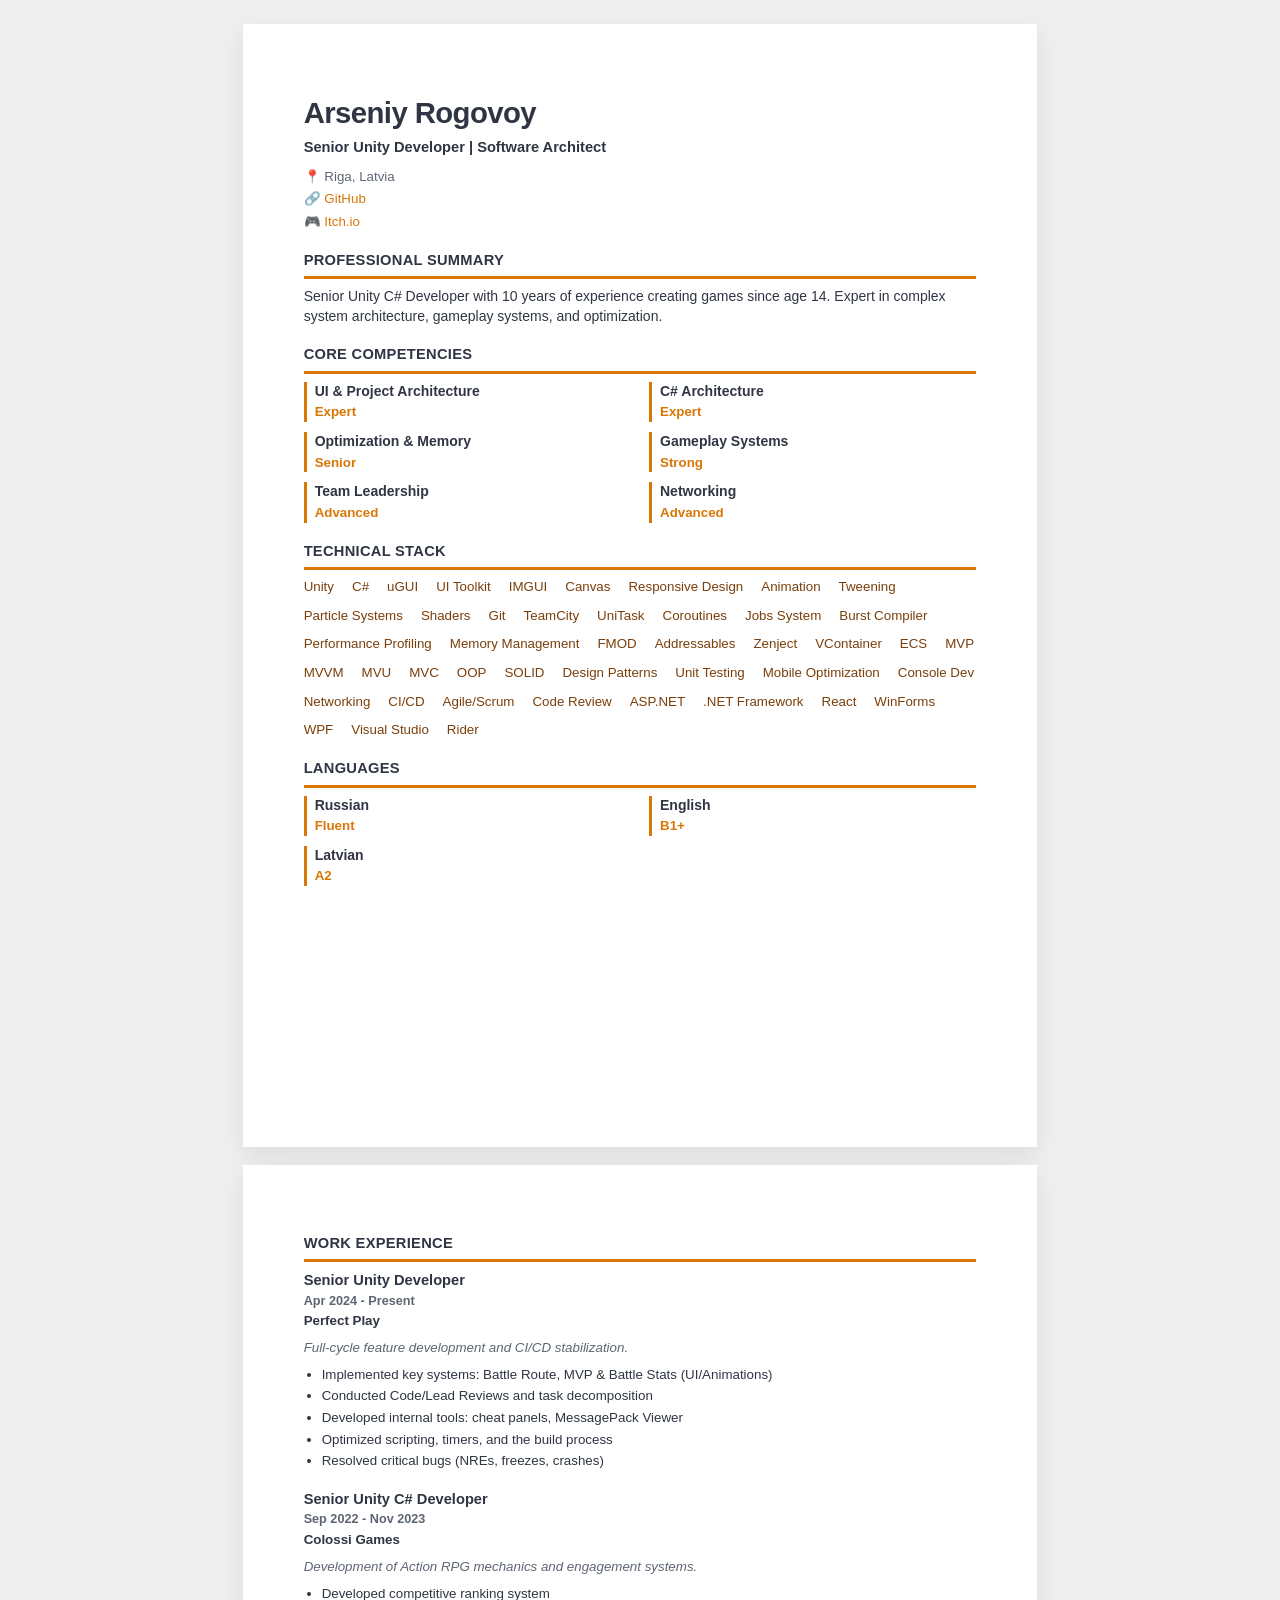
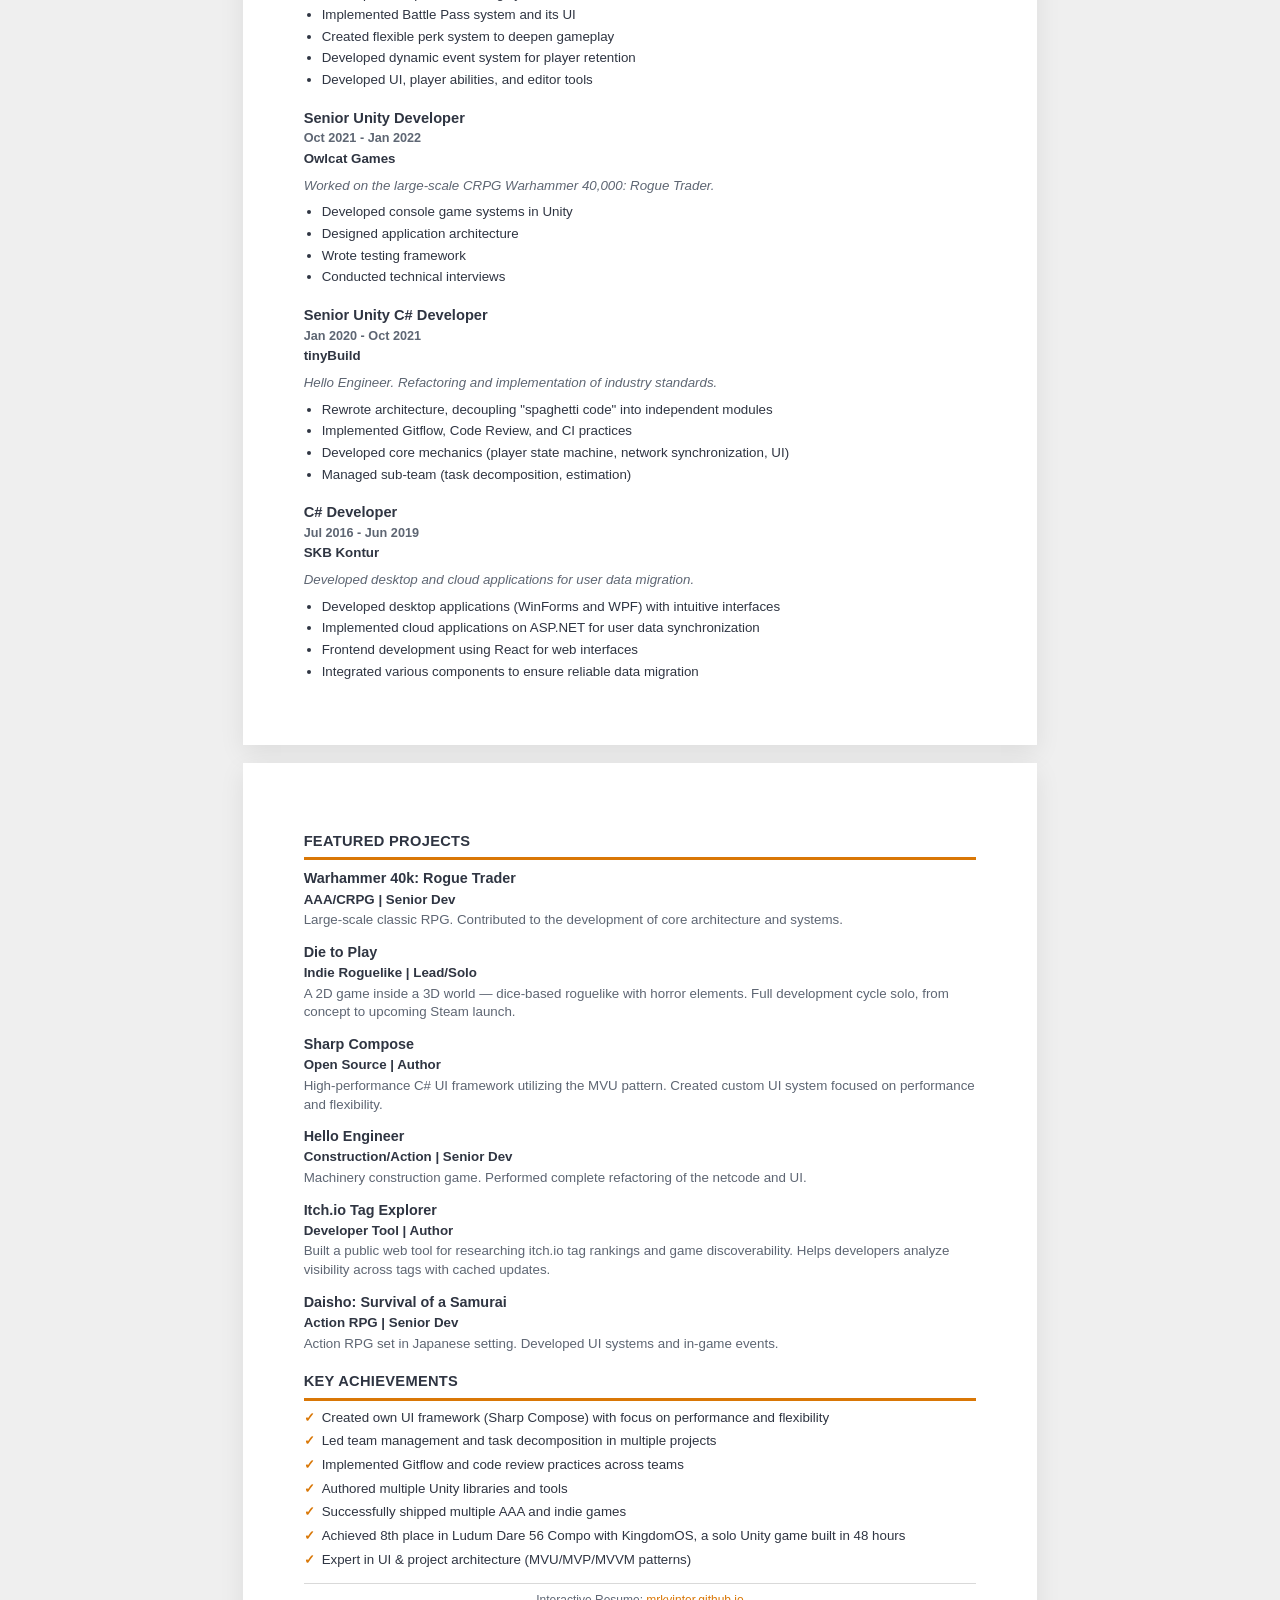
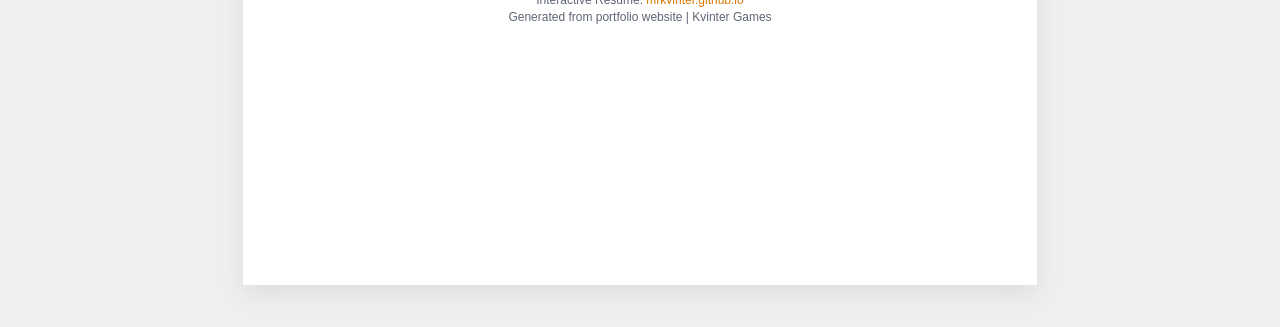
<file: pdf-template/cv.html>
<!DOCTYPE html>
<html lang="en">
<head>
  <meta charset="UTF-8" />
  <meta name="viewport" content="width=device-width, initial-scale=1.0" />
  <title>Arseniy Rogovoy — CV</title>
  <style>
    :root {
      --page-bg: #efefef;
      --paper: #ffffff;
      --text: #2f3542;
      --muted: #5e6673;
      --accent: #d97706;
      --line: #d9d9d9;
    }

    * { box-sizing: border-box; }

    html, body {
      margin: 0;
      padding: 0;
      background: var(--page-bg);
      color: var(--text);
      font-family: Inter, "Segoe UI", Roboto, Helvetica, Arial, sans-serif;
      line-height: 1.4;
    }

    body {
      padding: 24px 0;
    }

    .page {
      width: 210mm;
      min-height: 297mm;
      margin: 0 auto 18px;
      background: var(--paper);
      padding: 18mm 16mm 16mm;
      box-shadow: 0 8px 24px rgba(0,0,0,0.08);
    }

    h1, h2, h3, p {
      margin: 0;
    }

    .name {
      font-size: 22pt;
      font-weight: 800;
      letter-spacing: -0.02em;
      margin-bottom: 4px;
    }

    .role {
      font-size: 11pt;
      font-weight: 700;
      color: var(--text);
      margin-bottom: 10px;
    }

    .contacts {
      display: grid;
      gap: 4px;
      font-size: 10pt;
      color: var(--muted);
      margin-bottom: 16px;
    }

    .contacts a {
      color: var(--accent);
      text-decoration: none;
    }

    .section {
      margin-top: 18px;
    }

    .section-title {
      font-size: 11pt;
      font-weight: 800;
      letter-spacing: 0.02em;
      text-transform: uppercase;
      color: var(--text);
      margin-bottom: 8px;
      padding-bottom: 6px;
      border-bottom: 3px solid var(--accent);
    }

    .summary {
      font-size: 10.5pt;
      color: var(--text);
      max-width: 170mm;
    }

    .competencies {
      display: grid;
      grid-template-columns: 1fr 1fr;
      gap: 10px 18px;
    }

    .competency {
      border-left: 3px solid var(--accent);
      padding-left: 8px;
    }

    .competency-title {
      font-size: 10.5pt;
      font-weight: 700;
      margin-bottom: 2px;
    }

    .competency-level {
      font-size: 10pt;
      color: var(--accent);
      font-weight: 700;
    }

    .stack {
      display: flex;
      flex-wrap: wrap;
      gap: 10px 18px;
      font-size: 10pt;
      color: #7a3f0c;
      font-weight: 500;
    }

    .stack span {
      white-space: nowrap;
    }

    .job {
      margin-bottom: 18px;
      break-inside: avoid;
      page-break-inside: avoid;
    }

    .job-title {
      font-size: 11pt;
      font-weight: 800;
      margin-bottom: 2px;
    }

    .job-date {
      font-size: 9.5pt;
      color: var(--muted);
      font-weight: 700;
      margin-bottom: 2px;
    }

    .job-company {
      font-size: 10pt;
      font-weight: 700;
      margin-bottom: 8px;
    }

    .job-summary {
      font-size: 10pt;
      color: var(--muted);
      font-style: italic;
      margin-bottom: 8px;
    }

    .bullets {
      margin: 0;
      padding-left: 18px;
    }

    .bullets li {
      margin: 3px 0;
      font-size: 10pt;
    }

    .project {
      margin-bottom: 12px;
      break-inside: avoid;
      page-break-inside: avoid;
    }

    .project-title {
      font-size: 10.8pt;
      font-weight: 800;
      margin-bottom: 2px;
    }

    .project-meta {
      font-size: 10pt;
      font-weight: 700;
      color: var(--text);
      margin-bottom: 2px;
    }

    .project-desc {
      font-size: 10pt;
      color: var(--muted);
    }

    .achievements {
      margin: 0;
      padding-left: 0;
      list-style: none;
    }

    .achievements li {
      font-size: 10pt;
      margin: 5px 0;
      padding-left: 18px;
      position: relative;
    }

    .achievements li::before {
      content: "✓";
      position: absolute;
      left: 0;
      top: 0;
      color: var(--accent);
      font-weight: 800;
    }

    .footer-note {
      margin-top: 14px;
      padding-top: 8px;
      border-top: 1px solid var(--line);
      text-align: center;
      font-size: 9pt;
      color: var(--muted);
    }

    @media (max-width: 700px) {
      .competencies {
        grid-template-columns: 1fr;
      }
    }

    @media print {
      @page {
        size: A4;
        margin: 0;
      }

      body {
        background: #fff;
        padding: 0;
      }

      .page {
        margin: 0;
        box-shadow: none;
        width: 210mm;
        min-height: 297mm;
      }

      a {
        color: inherit;
        text-decoration: none;
      }
    }
  </style>
</head>
<body>
  <div class="page">
    <header>
      <div class="name">Arseniy Rogovoy</div>
      <div class="role">Senior Unity Developer | Software Architect</div>
      <div class="contacts">
        <div>📍 Riga, Latvia</div>
        <div>🔗 <a href="https://github.com/mrkvinter">GitHub</a></div>
        <div>🎮 <a href="https://mrkvinter.itch.io/">Itch.io</a></div>
      </div>
    </header>

    <section class="section">
      <div class="section-title">Professional Summary</div>
      <p class="summary">Senior Unity C# Developer with 10 years of experience creating games since age 14. Expert in complex system architecture, gameplay systems, and optimization.</p>
    </section>

    <section class="section">
      <div class="section-title">Core Competencies</div>
      <div class="competencies">
        <div class="competency"><div class="competency-title">UI & Project Architecture</div><div class="competency-level">Expert</div></div>
        <div class="competency"><div class="competency-title">C# Architecture</div><div class="competency-level">Expert</div></div>
        <div class="competency"><div class="competency-title">Optimization & Memory</div><div class="competency-level">Senior</div></div>
        <div class="competency"><div class="competency-title">Gameplay Systems</div><div class="competency-level">Strong</div></div>
        <div class="competency"><div class="competency-title">Team Leadership</div><div class="competency-level">Advanced</div></div>
        <div class="competency"><div class="competency-title">Networking</div><div class="competency-level">Advanced</div></div>
      </div>
    </section>

    

    <section class="section">
      <div class="section-title">Technical Stack</div>
      <div class="stack">
        <span>Unity</span><span>C#</span><span>uGUI</span><span>UI Toolkit</span><span>IMGUI</span><span>Canvas</span><span>Responsive Design</span><span>Animation</span><span>Tweening</span><span>Particle Systems</span>
        <span>Shaders</span><span>Git</span><span>TeamCity</span><span>UniTask</span><span>Coroutines</span><span>Jobs System</span><span>Burst Compiler</span><span>Performance Profiling</span>
        <span>Memory Management</span><span>FMOD</span><span>Addressables</span><span>Zenject</span><span>VContainer</span><span>ECS</span><span>MVP</span><span>MVVM</span><span>MVU</span><span>MVC</span>
        <span>OOP</span><span>SOLID</span><span>Design Patterns</span><span>Unit Testing</span><span>Mobile Optimization</span><span>Console Dev</span><span>Networking</span><span>CI/CD</span>
        <span>Agile/Scrum</span><span>Code Review</span><span>ASP.NET</span><span>.NET Framework</span><span>React</span><span>WinForms</span><span>WPF</span><span>Visual Studio</span><span>Rider</span>
      </div>
    </section>

    <section class="section">
      <div class="section-title">Languages</div>
      <div class="competencies">
        <div class="competency"><div class="competency-title">Russian</div><div class="competency-level">Fluent</div></div>
        <div class="competency"><div class="competency-title">English</div><div class="competency-level">B1+</div></div>
        <div class="competency"><div class="competency-title">Latvian</div><div class="competency-level">A2</div></div>
      </div>
    </section>
  </div>

  <div class="page">
    <section class="section" style="margin-top:0;">
      <div class="section-title">Work Experience</div>

      <article class="job">
        <div class="job-title">Senior Unity Developer</div>
        <div class="job-date">Apr 2024 - Present</div>
        <div class="job-company">Perfect Play</div>
        <div class="job-summary">Full-cycle feature development and CI/CD stabilization.</div>
        <ul class="bullets">
          <li>Implemented key systems: Battle Route, MVP & Battle Stats (UI/Animations)</li>
          <li>Conducted Code/Lead Reviews and task decomposition</li>
          <li>Developed internal tools: cheat panels, MessagePack Viewer</li>
          <li>Optimized scripting, timers, and the build process</li>
          <li>Resolved critical bugs (NREs, freezes, crashes)</li>
        </ul>
      </article>

      <article class="job">
        <div class="job-title">Senior Unity C# Developer</div>
        <div class="job-date">Sep 2022 - Nov 2023</div>
        <div class="job-company">Colossi Games</div>
        <div class="job-summary">Development of Action RPG mechanics and engagement systems.</div>
        <ul class="bullets">
          <li>Developed competitive ranking system</li>
          <li>Implemented Battle Pass system and its UI</li>
          <li>Created flexible perk system to deepen gameplay</li>
          <li>Developed dynamic event system for player retention</li>
          <li>Developed UI, player abilities, and editor tools</li>
        </ul>
      </article>

      <article class="job">
        <div class="job-title">Senior Unity Developer</div>
        <div class="job-date">Oct 2021 - Jan 2022</div>
        <div class="job-company">Owlcat Games</div>
        <div class="job-summary">Worked on the large-scale CRPG Warhammer 40,000: Rogue Trader.</div>
        <ul class="bullets">
          <li>Developed console game systems in Unity</li>
          <li>Designed application architecture</li>
          <li>Wrote testing framework</li>
          <li>Conducted technical interviews</li>
        </ul>
      </article>

      <article class="job">
        <div class="job-title">Senior Unity C# Developer</div>
        <div class="job-date">Jan 2020 - Oct 2021</div>
        <div class="job-company">tinyBuild</div>
        <div class="job-summary">Hello Engineer. Refactoring and implementation of industry standards.</div>
        <ul class="bullets">
          <li>Rewrote architecture, decoupling &quot;spaghetti code&quot; into independent modules</li>
          <li>Implemented Gitflow, Code Review, and CI practices</li>
          <li>Developed core mechanics (player state machine, network synchronization, UI)</li>
          <li>Managed sub-team (task decomposition, estimation)</li>
        </ul>
      </article>

      <article class="job" style="margin-bottom:0;">
        <div class="job-title">C# Developer</div>
        <div class="job-date">Jul 2016 - Jun 2019</div>
        <div class="job-company">SKB Kontur</div>
        <div class="job-summary">Developed desktop and cloud applications for user data migration.</div>
        <ul class="bullets">
          <li>Developed desktop applications (WinForms and WPF) with intuitive interfaces</li>
          <li>Implemented cloud applications on ASP.NET for user data synchronization</li>
          <li>Frontend development using React for web interfaces</li>
          <li>Integrated various components to ensure reliable data migration</li>
        </ul>
      </article>
    </section>
  </div>

  <div class="page">
    <section class="section" style="margin-top:0;">
      <div class="section-title">Featured Projects</div>

      <article class="project">
        <div class="project-title">Warhammer 40k: Rogue Trader</div>
        <div class="project-meta">AAA/CRPG | Senior Dev</div>
        <div class="project-desc">Large-scale classic RPG. Contributed to the development of core architecture and systems.</div>
      </article>

      <article class="project">
        <div class="project-title">Die to Play</div>
        <div class="project-meta">Indie Roguelike | Lead/Solo</div>
        <div class="project-desc">A 2D game inside a 3D world — dice-based roguelike with horror elements. Full development cycle solo, from concept to upcoming Steam launch.</div>
      </article>

      <article class="project">
        <div class="project-title">Sharp Compose</div>
        <div class="project-meta">Open Source | Author</div>
        <div class="project-desc">High-performance C# UI framework utilizing the MVU pattern. Created custom UI system focused on performance and flexibility.</div>
      </article>

      <article class="project">
        <div class="project-title">Hello Engineer</div>
        <div class="project-meta">Construction/Action | Senior Dev</div>
        <div class="project-desc">Machinery construction game. Performed complete refactoring of the netcode and UI.</div>
      </article>

      <article class="project">
        <div class="project-title">Itch.io Tag Explorer</div>
        <div class="project-meta">Developer Tool | Author</div>
        <div class="project-desc">Built a public web tool for researching itch.io tag rankings and game discoverability. Helps developers analyze visibility across tags with cached updates.</div>
      </article>

      <article class="project">
        <div class="project-title">Daisho: Survival of a Samurai</div>
        <div class="project-meta">Action RPG | Senior Dev</div>
        <div class="project-desc">Action RPG set in Japanese setting. Developed UI systems and in-game events.</div>
      </article>
    </section>

    <section class="section">
      <div class="section-title">Key Achievements</div>
      <ul class="achievements">
        <li>Created own UI framework (Sharp Compose) with focus on performance and flexibility</li>
        <li>Led team management and task decomposition in multiple projects</li>
        <li>Implemented Gitflow and code review practices across teams</li>
        <li>Authored multiple Unity libraries and tools</li>
        <li>Successfully shipped multiple AAA and indie games</li>
        <li>Achieved 8th place in Ludum Dare 56 Compo with KingdomOS, a solo Unity game built in 48 hours</li>
        <li>Expert in UI & project architecture (MVU/MVP/MVVM patterns)</li>
      </ul>

      <div class="footer-note">
        Interactive Resume: <span style="color:var(--accent);">mrkvinter.github.io</span><br />
        Generated from portfolio website | Kvinter Games
      </div>
    </section>
  </div>
</body>
</html>
</file>
